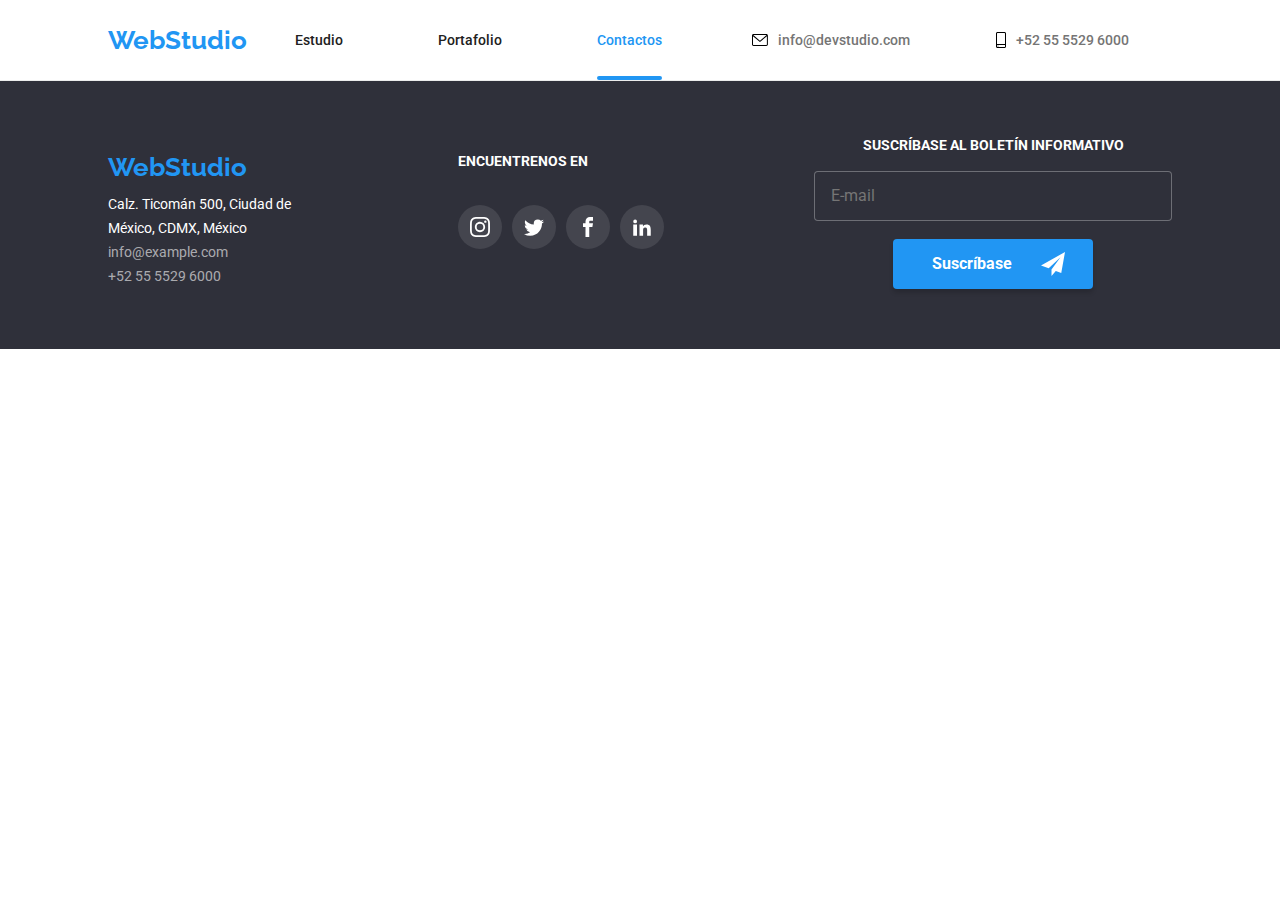
<file: contacts.html>
<!DOCTYPE html>
<html lang="en">
  <head>
    <meta charset="UTF-8" />
    <meta http-equiv="X-UA-Compatible" content="IE=edge" />
    <meta name="viewport" content="width=device-width, initial-scale=1.0" />
    <title>Contacts</title>
    <link rel="preconnect" href="https://fonts.googleapis.com" />
    <link rel="preconnect" href="https://fonts.gstatic.com" crossorigin />
    <link
      href="https://fonts.googleapis.com/css2?family=Raleway:wght@700&family=Roboto:wght@400;500;700;900&display=swap"
      rel="stylesheet"
    />
    <link
      rel="stylesheet"
      href="https://cdnjs.cloudflare.com/ajax/libs/modern-normalize/1.0.0/modern-normalize.min.css"
    />
    <link rel="stylesheet" href="css/main.min.css" />
  </head>
  <body>
    <header class="encabezado">
      <a href="index.html" class="logo-empresa">WebStudio</a>
      <div class="encabezado__menu">
        <div class="encabezado__cerrarmenu">
          <button class="btn btn__cerrarmenu">
            <svg class="encabezado__iconocerrar">
              <use xlink:href="images/icons.svg#icon-vector"></use>
            </svg>
          </button>
        </div>
        <nav class="encabezado__navegación">
          <a href="index.html" class="encabezado__link">Estudio</a>
          <a href="portfolio.html" class="encabezado__link">Portafolio</a>
          <a href="contacts.html" class="encabezado__link--activo">Contactos</a>
        </nav>
        <div class="encabezado__contactos">
          <a href="mailto:info@devstudio.com" class="encabezado__email">
            <svg class="encabezado__iconoemail">
              <use xlink:href="images/icons.svg#icon-sobre"></use>
            </svg>
            <span class="encabezado__emailtexto">info@devstudio.com</span>
          </a>
          <a href="tel:+525555296000" class="encabezado__telefono">
            <svg class="encabezado__iconotelefono">
              <use xlink:href="images/icons.svg#icon-telefono"></use>
            </svg>
            <span class="encabezado__telefonotexto">+52 55 5529 6000</span>
          </a>
        </div>
        <div class="encabezado__redes">
          <a href="#" class="encabezado__red"><span>Instagram</span></a>
          <a href="#" class="encabezado__red"><span>Twitter</span></a>
          <a href="#" class="encabezado__red"><span>Facebook</span></a>
          <a href="#" class="encabezado__red"><span>Linkedin</span></a>
        </div>
      </div>
      <div class="encabezado__iconomenu--contenedor">
        <svg class="encabezado__iconomenu">
          <use xlink:href="images/icons.svg#icon-menu"></use>
        </svg>
      </div>
    </header>
    <footer class="piepagina">
      <address class="piepagina__directorio">
        <a href="index.html" class="logo-empresa">WebStudio</a>
        <p class="piepagina__dirección">
          Calz. Ticomán 500, Ciudad de <br />
          México, CDMX, México
        </p>
        <a href="mailto:info@example.com" class="piepagina__email"
          >info@example.com</a
        >
        <a href="tel:+525555296000" class="piepagina__telefono"
          >+52 55 5529 6000</a
        >
      </address>
      <div class="encuentrenos">
        <span class="encuentrenos__titulo">ENCUENTRENOS EN</span>
        <div class="encuentrenos__iconos">
          <a href="#" class="encuentrenos__iconos--fondo">
            <svg class="encuentrenos__instagram">
              <use xlink:href="images/icons.svg#icon-instagram"></use>
            </svg>
          </a>
          <a href="#" class="encuentrenos__iconos--fondo">
            <svg class="encuentrenos__twitter">
              <use xlink:href="images/icons.svg#icon-twitter"></use>
            </svg>
          </a>
          <a href="#" class="encuentrenos__iconos--fondo">
            <svg class="encuentrenos__facebook">
              <use xlink:href="images/icons.svg#icon-facebook"></use>
            </svg>
          </a>
          <a href="#" class="encuentrenos__iconos--fondo">
            <svg class="encuentrenos__linkedin">
              <use xlink:href="images/icons.svg#icon-linkedin"></use>
            </svg>
          </a>
        </div>
      </div>
      <div class="suscripcion">
        <form
          name="formulario-suscripcion"
          class="suscripcion__formulario"
          autocomplete="off"
        >
          <label class="suscripcion__etiqueta" for="suscripcion__email"
            >SUSCRÍBASE AL BOLETÍN INFORMATIVO</label
          >
          <input
            type="email"
            name="email-suscripción"
            id="suscripcion__email"
            placeholder="E-mail"
            class="suscripcion__email"
          />
        </form>
        <button type="submit" class="btn btn-suscripcion">
          <span>Suscríbase</span>
          <svg class="btn-suscripcion__icono">
            <use xlink:href="images/icons.svg#icon-send"></use>
          </svg>
        </button>
      </div>
    </footer>
  </body>
</html>
</file>
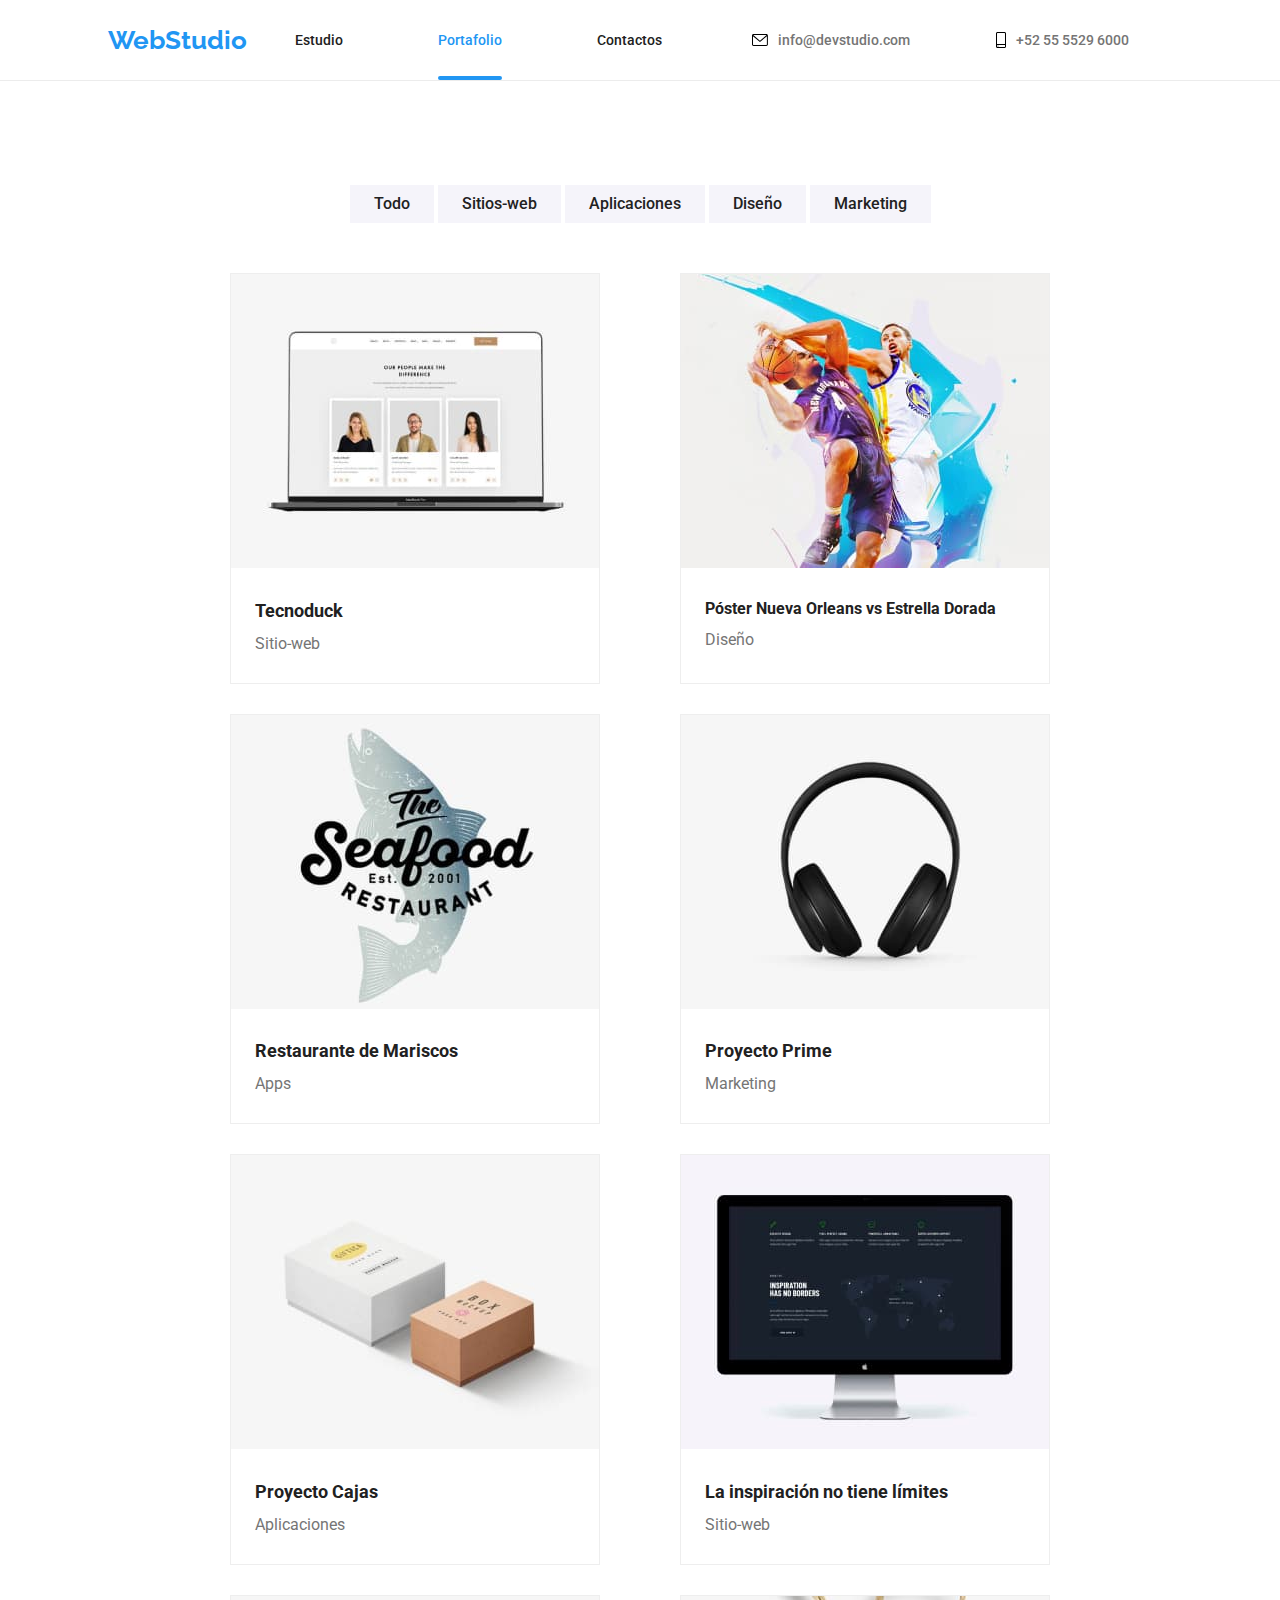
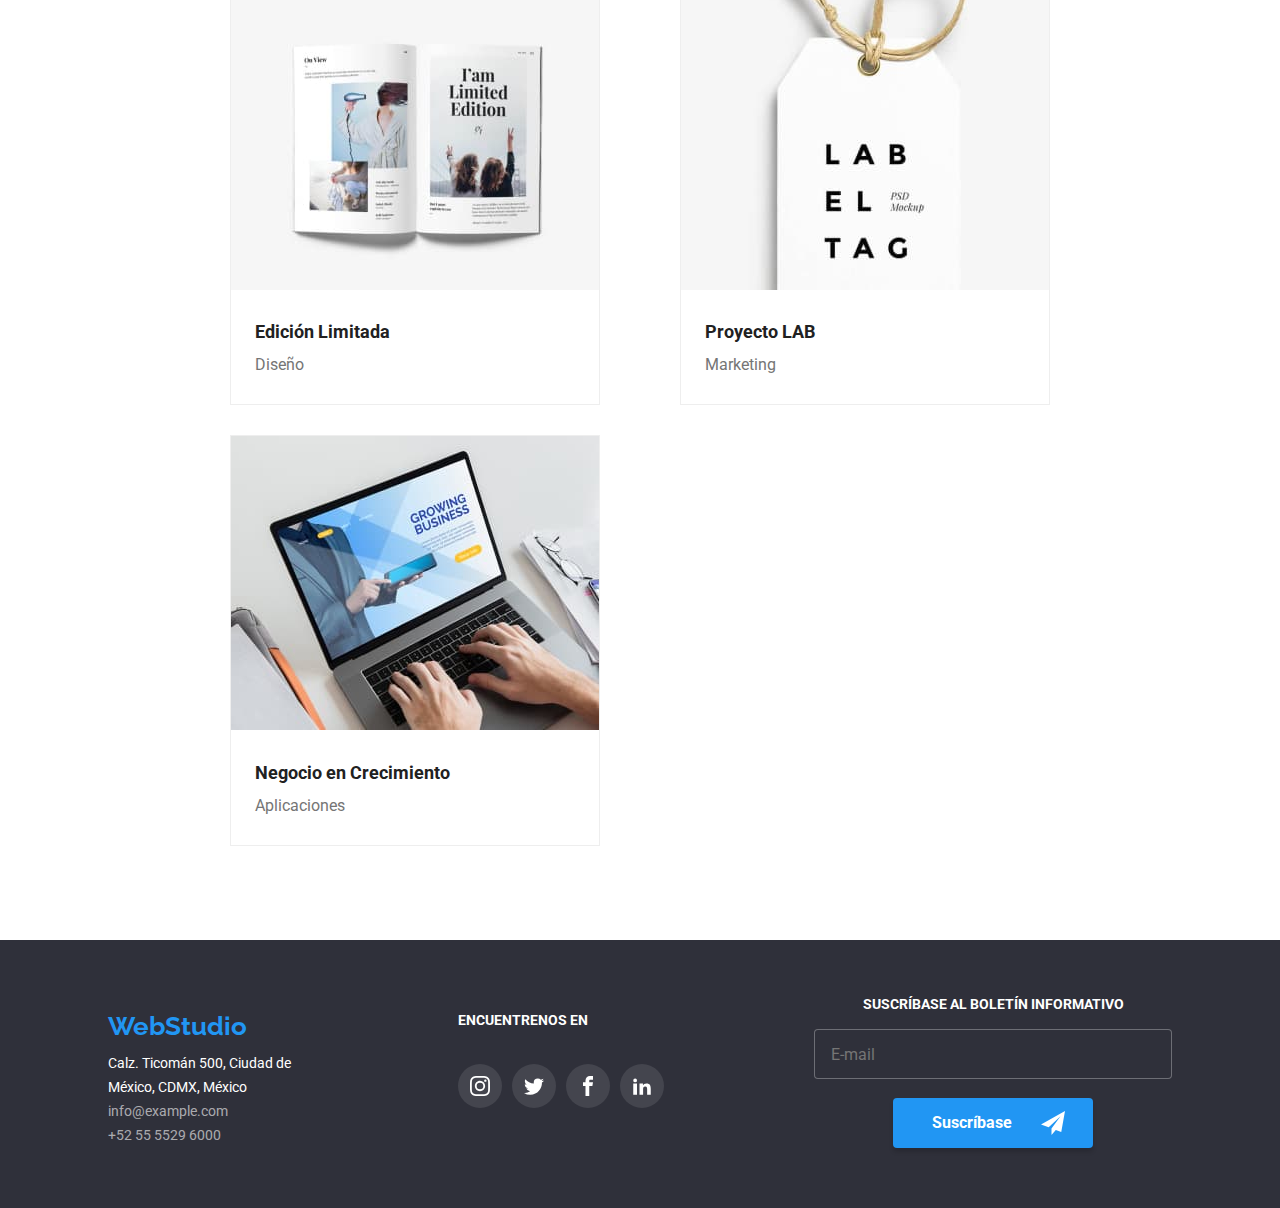
<file: portfolio.html>
<!DOCTYPE html>
<html lang="en">
  <head>
    <meta charset="UTF-8" />
    <meta http-equiv="X-UA-Compatible" content="IE=edge" />
    <meta name="viewport" content="width=device-width, initial-scale=1.0" />
    <title>Portfolio</title>
    <link rel="preconnect" href="https://fonts.googleapis.com" />
    <link rel="preconnect" href="https://fonts.gstatic.com" crossorigin />
    <link
      href="https://fonts.googleapis.com/css2?family=Raleway:wght@700&family=Roboto:wght@400;500;700;900&display=swap"
      rel="stylesheet"
    />
    <link
      rel="stylesheet"
      href="https://cdnjs.cloudflare.com/ajax/libs/modern-normalize/1.0.0/modern-normalize.min.css"
    />
    <link rel="stylesheet" href="css/main.min.css" />
  </head>
  <body>
    <header class="encabezado">
      <a href="index.html" class="logo-empresa">WebStudio</a>
      <div class="encabezado__menu">
        <nav class="encabezado__navegación">
          <a href="index.html" class="encabezado__link">Estudio</a>
          <a href="portfolio.html" class="encabezado__link--activo"
            >Portafolio</a
          >
          <a href="contacts.html" class="encabezado__link">Contactos</a>
        </nav>
        <div class="encabezado__contactos">
          <a href="mailto:info@devstudio.com" class="encabezado__email">
            <svg class="encabezado__iconoemail">
              <use xlink:href="images/icons.svg#icon-sobre"></use>
            </svg>
            <span class="encabezado__emailtexto">info@devstudio.com</span>
          </a>
          <a href="tel:+525555296000" class="encabezado__telefono">
            <svg class="encabezado__iconotelefono">
              <use xlink:href="images/icons.svg#icon-telefono"></use>
            </svg>
            <span class="encabezado__telefonotexto">+52 55 5529 6000</span>
          </a>
        </div>
        <div class="encabezado__redes">
          <a href="#" class="encabezado__red"><span>Instagram</span></a>
          <a href="#" class="encabezado__red"><span>Twitter</span></a>
          <a href="#" class="encabezado__red"><span>Facebook</span></a>
          <a href="#" class="encabezado__red"><span>Linkedin</span></a>
        </div>
      </div>
      <div class="encabezado__iconomenu--contenedor">
        <svg class="encabezado__iconomenu">
          <use xlink:href="images/icons.svg#icon-menu"></use>
        </svg>
      </div>
    </header>
    <main>
      <div class="container">
        <div class="section">
          <div class="filtro">
            <button type="button" class="btn btn__filtro">Todo</button>
            <button type="button" class="btn btn__filtro">Sitios-web</button>
            <button type="button" class="btn btn__filtro">Aplicaciones</button>
            <button type="button" class="btn btn__filtro">Diseño</button>
            <button type="button" class="btn btn__filtro">Marketing</button>
          </div>
          <div class="portafolio__contenido">
            <div class="portafolio__datos">
              <div class="portafolio__imagen">
                <img
                  class="portafolio__foto"
                  src="images/pic01hw02.jpg"
                  alt="img01hw02"
                  width="370"
                  height="294"
                />
                <div class="portafolio__descripcion">
                  <p class="portafolio__titulo">Tecnoduck</p>
                  <p class="portafolio__categoria">Sitio-web</p>
                </div>
              </div>
              <div class="portafolio__ventana">
                <p class="portafolio__nota">
                  Tecnoduck es una plataforma de distribución de coronavirus de
                  última generación. Las compañías usan esta plataforma para el
                  espionaje digital y los ataques a los servidores seguros de la
                  competencia.
                </p>
              </div>
            </div>
            <div class="portafolio__datos portafolio__fila3">
              <div class="portafolio__imagen">
                <img
                  class="portafolio__foto"
                  src="images/pic02hw02.jpg"
                  alt="img02hw02"
                  width="370"
                  height="294"
                />
                <div class="portafolio__descripcion">
                  <p class="portafolio__titulob">
                    Póster Nueva Orleans vs Estrella Dorada
                  </p>
                  <p class="portafolio__categoria">Diseño</p>
                </div>
              </div>
              <div class="portafolio__ventana">
                <p class="portafolio__nota">
                  Tecnoduck es una plataforma de distribución de coronavirus de
                  última generación. Las compañías usan esta plataforma para el
                  espionaje digital y los ataques a los servidores seguros de la
                  competencia.
                </p>
              </div>
            </div>
            <div
              class="portafolio__datos portafolio__fila2--tope portafolio__fila3"
            >
              <div class="portafolio__imagen">
                <img
                  class="portafolio__foto"
                  src="images/pic03hw02.jpg"
                  alt="img03hw02"
                  width="370"
                  height="294"
                />
                <div class="portafolio__descripcion">
                  <p class="portafolio__titulo">Restaurante de Mariscos</p>
                  <p class="portafolio__categoria">Apps</p>
                </div>
              </div>
              <div class="portafolio__ventana">
                <p class="portafolio__nota">
                  Tecnoduck es una plataforma de distribución de coronavirus de
                  última generación. Las compañías usan esta plataforma para el
                  espionaje digital y los ataques a los servidores seguros de la
                  competencia.
                </p>
              </div>
            </div>
            <div
              class="portafolio__datos portafolio__fila1 portafolio__fila2--tope portafolio__fila3"
            >
              <div class="portafolio__imagen">
                <img
                  class="portafolio__foto"
                  src="images/pic04hw02.jpg"
                  alt="img04hw02"
                  width="370"
                  height="294"
                />
                <div class="portafolio__descripcion">
                  <p class="portafolio__titulo">Proyecto Prime</p>
                  <p class="portafolio__categoria">Marketing</p>
                </div>
              </div>
              <div class="portafolio__ventana">
                <p class="portafolio__nota">
                  Tecnoduck es una plataforma de distribución de coronavirus de
                  última generación. Las compañías usan esta plataforma para el
                  espionaje digital y los ataques a los servidores seguros de la
                  competencia.
                </p>
              </div>
            </div>
            <div
              class="portafolio__datos portafolio__fila1 portafolio__fila2 portafolio__fila3"
            >
              <div class="portafolio__imagen">
                <img
                  class="portafolio__foto"
                  src="images/pic05hw02.jpg"
                  alt="img05hw02"
                  width="370"
                  height="294"
                />
                <div class="portafolio__descripcion">
                  <p class="portafolio__titulo">Proyecto Cajas</p>
                  <p class="portafolio__categoria">Aplicaciones</p>
                </div>
              </div>
              <div class="portafolio__ventana">
                <p class="portafolio__nota">
                  Tecnoduck es una plataforma de distribución de coronavirus de
                  última generación. Las compañías usan esta plataforma para el
                  espionaje digital y los ataques a los servidores seguros de la
                  competencia.
                </p>
              </div>
            </div>
            <div
              class="portafolio__datos portafolio__fila1 portafolio__fila2 portafolio__fila3"
            >
              <div class="portafolio__imagen">
                <img
                  class="portafolio__foto"
                  src="images/pic06hw02.jpg"
                  alt="img06hw02"
                  width="370"
                  height="294"
                />
                <div class="portafolio__descripcion">
                  <p class="portafolio__titulo">
                    La inspiración no tiene límites
                  </p>
                  <p class="portafolio__categoria">Sitio-web</p>
                </div>
              </div>
              <div class="portafolio__ventana">
                <p class="portafolio__nota">
                  Tecnoduck es una plataforma de distribución de coronavirus de
                  última generación. Las compañías usan esta plataforma para el
                  espionaje digital y los ataques a los servidores seguros de la
                  competencia.
                </p>
              </div>
            </div>
            <div
              class="portafolio__datos portafolio__fila2--fondo portafolio__fila3"
            >
              <div class="portafolio__imagen">
                <img
                  class="portafolio__foto"
                  src="images/pic07hw02.jpg"
                  alt="img07hw02"
                  width="370"
                  height="294"
                />
                <div class="portafolio__descripcion">
                  <p class="portafolio__titulo">Edición Limitada</p>
                  <p class="portafolio__categoria">Diseño</p>
                </div>
              </div>
              <div class="portafolio__ventana">
                <p class="portafolio__nota">
                  Tecnoduck es una plataforma de distribución de coronavirus de
                  última generación. Las compañías usan esta plataforma para el
                  espionaje digital y los ataques a los servidores seguros de la
                  competencia.
                </p>
              </div>
            </div>
            <div
              class="portafolio__datos portafolio__fila2--fondo portafolio__fila3--fondo"
            >
              <div class="portafolio__imagen">
                <img
                  class="portafolio__foto"
                  src="images/pic08hw02.jpg"
                  alt="img08hw02"
                  width="370"
                  height="294"
                />
                <div class="portafolio__descripcion">
                  <p class="portafolio__titulo">Proyecto LAB</p>
                  <p class="portafolio__categoria">Marketing</p>
                </div>
              </div>
              <div class="portafolio__ventana">
                <p class="portafolio__nota">
                  Tecnoduck es una plataforma de distribución de coronavirus de
                  última generación. Las compañías usan esta plataforma para el
                  espionaje digital y los ataques a los servidores seguros de la
                  competencia.
                </p>
              </div>
            </div>
            <div class="portafolio__datos">
              <div class="portafolio__imagen">
                <img
                  class="portafolio__foto"
                  src="images/pic09hw02.jpg"
                  alt="img09hw02"
                  width="370"
                  height="294"
                />
                <div class="portafolio__descripcion">
                  <p class="portafolio__titulo">Negocio en Crecimiento</p>
                  <p class="portafolio__categoria">Aplicaciones</p>
                </div>
              </div>
              <div class="portafolio__ventana">
                <p class="portafolio__nota">
                  Tecnoduck es una plataforma de distribución de coronavirus de
                  última generación. Las compañías usan esta plataforma para el
                  espionaje digital y los ataques a los servidores seguros de la
                  competencia.
                </p>
              </div>
            </div>
          </div>
        </div>
      </div>
    </main>
    <footer class="piepagina">
      <address class="piepagina__directorio">
        <a href="index.html" class="logo-empresa">WebStudio</a>
        <p class="piepagina__dirección">
          Calz. Ticomán 500, Ciudad de <br />
          México, CDMX, México
        </p>
        <a href="mailto:info@example.com" class="piepagina__email"
          >info@example.com</a
        >
        <a href="tel:+525555296000" class="piepagina__telefono"
          >+52 55 5529 6000</a
        >
      </address>
      <div class="encuentrenos">
        <span class="encuentrenos__titulo">ENCUENTRENOS EN</span>
        <div class="encuentrenos__iconos">
          <a href="#" class="encuentrenos__iconos--fondo">
            <svg class="encuentrenos__instagram">
              <use xlink:href="images/icons.svg#icon-instagram"></use>
            </svg>
          </a>
          <a href="#" class="encuentrenos__iconos--fondo">
            <svg class="encuentrenos__twitter">
              <use xlink:href="images/icons.svg#icon-twitter"></use>
            </svg>
          </a>
          <a href="#" class="encuentrenos__iconos--fondo">
            <svg class="encuentrenos__facebook">
              <use xlink:href="images/icons.svg#icon-facebook"></use>
            </svg>
          </a>
          <a href="#" class="encuentrenos__iconos--fondo">
            <svg class="encuentrenos__linkedin">
              <use xlink:href="images/icons.svg#icon-linkedin"></use>
            </svg>
          </a>
        </div>
      </div>
      <div class="suscripcion">
        <form
          name="formulario-suscripcion"
          class="suscripcion__formulario"
          autocomplete="off"
        >
          <label class="suscripcion__etiqueta" for="suscripcion__email"
            >SUSCRÍBASE AL BOLETÍN INFORMATIVO</label
          >
          <input
            type="email"
            name="email-suscripción"
            id="suscripcion__email"
            placeholder="E-mail"
            class="suscripcion__email"
          />
        </form>
        <button type="submit" class="btn btn-suscripcion">
          <span>Suscríbase</span>
          <svg class="btn-suscripcion__icono">
            <use xlink:href="images/icons.svg#icon-send"></use>
          </svg>
        </button>
      </div>
    </footer>
  </body>
</html>
</file>
<file: css/main.min.css>
*{margin:0px;padding:0px}body{max-width:1600px;min-width:320px;color:#212121;font-family:Roboto}main{display:-webkit-box;display:-ms-flexbox;display:flex;-webkit-box-orient:vertical;-webkit-box-direction:normal;-ms-flex-direction:column;flex-direction:column;-webkit-box-align:center;-ms-flex-align:center;align-items:center}.container{display:-webkit-box;display:-ms-flexbox;display:flex;-webkit-box-align:center;-ms-flex-align:center;align-items:center;-webkit-box-orient:vertical;-webkit-box-direction:normal;-ms-flex-direction:column;flex-direction:column;width:75%}.section{width:100%;display:-webkit-box;display:-ms-flexbox;display:flex;-webkit-box-orient:vertical;-webkit-box-direction:normal;-ms-flex-direction:column;flex-direction:column;-webkit-box-align:center;-ms-flex-align:center;align-items:center;padding:94px 0px}@media screen and (min-width: 768px) and (max-width: 1199px){.container{width:95%}}@media screen and (max-width: 767px){.container{width:100%}}.logo-empresa{font-family:Raleway;font-weight:700;font-size:26px;line-height:2;font-style:normal;text-decoration:none;color:#2196F3}.logo-empresa:focus,.logo-empresa:hover{color:#8a2be2}.encabezado{width:100%;display:-webkit-box;display:-ms-flexbox;display:flex;-webkit-box-align:center;-ms-flex-align:center;align-items:center;border-bottom:1px solid #ececec}.encabezado__cerrarmenu{display:none}.encabezado__redes{display:none}.encabezado__navegación{width:50%;display:-webkit-box;display:-ms-flexbox;display:flex;-ms-flex-pack:distribute;justify-content:space-around;-webkit-box-align:center;-ms-flex-align:center;align-items:center}.encabezado__link{font-family:Roboto;color:#212121;font-weight:500;font-size:14px;line-height:1.17;font-style:normal;text-decoration:none}.encabezado__link:hover,.encabezado__link:focus{color:#2196F3}.encabezado__link--activo{font-family:Roboto;color:#2196F3;font-weight:500;font-size:14px;line-height:1.17;font-style:normal;text-decoration:none;padding-top:32px}.encabezado__link--activo::after{display:-webkit-box;display:-ms-flexbox;display:flex;content:"";border:2px solid #2196F3;margin-top:28px;border-radius:2px}.encabezado__contactos{width:50%;display:-webkit-box;display:-ms-flexbox;display:flex;-ms-flex-pack:distribute;justify-content:space-around;-webkit-box-align:center;-ms-flex-align:center;align-items:center}.encabezado__email,.encabezado__telefono{font-family:Roboto;color:#757575;font-weight:500;font-size:14px;line-height:1.17;font-style:normal;text-decoration:none;display:-webkit-box;display:-ms-flexbox;display:flex;-webkit-box-align:center;-ms-flex-align:center;align-items:center}.encabezado__email:hover,.encabezado__email:focus,.encabezado__telefono:hover,.encabezado__telefono:focus{color:#2196F3;fill:#2196F3}.encabezado__menu{display:-webkit-box;display:-ms-flexbox;display:flex;width:100%}@media screen and (max-width: 767px){.encabezado{-webkit-box-pack:justify;-ms-flex-pack:justify;justify-content:space-between;padding:0 15px}.encabezado__link{font-weight:500;font-size:40px;line-height:1.17}.encabezado__link--activo{padding:0;font-weight:500;font-size:40px;line-height:1.17}.encabezado__link--activo::after{display:none}.encabezado__menu{min-height:480px;width:100%;height:100%;padding:0 40px 0 40px;-webkit-box-orient:vertical;-webkit-box-direction:normal;-ms-flex-direction:column;flex-direction:column;position:fixed;top:0px;left:0px;background-color:#fff;z-index:3;display:none}.encabezado__navegación{-webkit-box-orient:vertical;-webkit-box-direction:normal;-ms-flex-direction:column;flex-direction:column;-webkit-box-align:start;-ms-flex-align:start;align-items:flex-start;width:100%;height:40%}.encabezado__contactos{-webkit-box-orient:vertical;-webkit-box-direction:reverse;-ms-flex-direction:column-reverse;flex-direction:column-reverse;-webkit-box-align:start;-ms-flex-align:start;align-items:flex-start;width:100%;height:40%}.encabezado__emailtexto,.encabezado__telefonotexto{font-weight:500;font-size:24px;line-height:1.17;color:#757575}.encabezado__emailtexto:hover,.encabezado__emailtexto:focus,.encabezado__telefonotexto:hover,.encabezado__telefonotexto:focus{font-size:34px;color:#2196F3}.encabezado__redes{width:100%;height:10%;display:-webkit-box;display:-ms-flexbox;display:flex;-webkit-box-pack:justify;-ms-flex-pack:justify;justify-content:space-between}.encabezado__red{text-decoration:none;font-style:normal;font-weight:500;font-size:18px;line-height:1.22;color:#2196F3}.encabezado__cerrarmenu{display:-webkit-box;display:-ms-flexbox;display:flex;-webkit-box-pack:end;-ms-flex-pack:end;justify-content:flex-end;-webkit-box-align:center;-ms-flex-align:center;align-items:center;height:10%}.btn__cerrarmenu{display:-webkit-box;display:-ms-flexbox;display:flex;-webkit-box-pack:center;-ms-flex-pack:center;justify-content:center;-webkit-box-align:center;-ms-flex-align:center;align-items:center;border:none;background-color:transparent;width:40px;height:40px}}@media screen and (max-width: 479px){.encabezado__redes{-ms-flex-wrap:wrap;flex-wrap:wrap}}@media screen and (max-width: 385px){.encabezado__redes{width:70%}}@media screen and (min-width: 768px) and (max-width: 1199px){.encabezado{padding:0 15px}.encabezado__menu{width:100%}.encabezado__navegación{width:73%}.encabezado__contactos{width:27%;-webkit-box-orient:vertical;-webkit-box-direction:normal;-ms-flex-direction:column;flex-direction:column;-webkit-box-align:start;-ms-flex-align:start;align-items:flex-start}}@media screen and (min-width: 1200px) and (max-width: 1599px){.encabezado{padding:0px 108px}}@media screen and (min-width: 1600px){.encabezado{padding:0px 215px}}.encabezado__iconomenu{display:none}.encabezado__iconomenu--contendor{display:none}.encabezado__iconoemail{width:16px;height:12px;margin-right:10px}.encabezado__iconotelefono{width:10px;height:16px;margin-right:10px}.encuentrenos__instagram,.encuentrenos__twitter,.encuentrenos__facebook,.encuentrenos__linkedin{width:20px;height:20px;fill:#fff}.btn-suscripcion__icono{width:24px;height:24px;fill:#fff}.caracteristicas__icono-antena,.caracteristicas__icono-reloj,.caracteristicas__icono-diagrama,.caracteristicas__icono-astronauta{width:70px;height:70px}.equipo__instagram,.equipo__twitter,.equipo__facebook,.equipo__linkedin{width:20px;height:20px}.clientes__logo01,.clientes__logo02,.clientes__logo03,.clientes__logo04,.clientes__logo05,.clientes__logo06{width:106px;height:60px;cursor:pointer}.modal__iconocerrar{width:11px;height:11px;fill:#000}.modal__iconopersona{width:12px;height:12px;position:relative;top:-26px;left:15px}.modal__iconotelefono{width:13px;height:13px;position:relative;top:-26.5px;left:14.27px}.modal__iconoemail{width:15px;height:12px;position:relative;top:-26px;left:13.5px}.modal__iconocuadro{width:16px;height:15px}.modal__iconochecar{width:11px;height:18px;fill:#fff}@media screen and (max-width: 767px){.encabezado__iconoemail,.encabezado__iconotelefono{display:none}.encabezado__iconocerrar{width:19px;height:19px;fill:#212121;cursor:pointer}.encabezado__iconocerrar:hover{fill:#2196F3}.encabezado__iconomenu{display:-webkit-box;display:-ms-flexbox;display:flex;width:24px;height:16px}.encabezado__iconomenu:hover{fill:#2196F3;cursor:pointer}.encabezado__iconomenu--contenedor{width:40px;height:40px;display:-webkit-box;display:-ms-flexbox;display:flex;-webkit-box-pack:center;-ms-flex-pack:center;justify-content:center;-webkit-box-align:center;-ms-flex-align:center;align-items:center}}.soluciones{background:url("../images/pic01hw04.jpg"),rgba(47,48,58,0.4);padding:200px 0px;margin-top:16px;display:-webkit-box;display:-ms-flexbox;display:flex;-webkit-box-orient:vertical;-webkit-box-direction:normal;-ms-flex-direction:column;flex-direction:column;-webkit-box-align:center;-ms-flex-align:center;align-items:center;width:100%}.soluciones__titulo{font-weight:900;font-size:44px;line-height:1.36;color:#fff;margin-bottom:30px;text-align:center}.btn-servicio{font-weight:700;font-size:16px;background-color:#2196F3;color:#fff;border-style:none;padding:10px 2px;height:50px;width:200px;line-height:1.88;font-family:Roboto;border-radius:4px;cursor:pointer}.btn-servicio:hover,.btn-servicio:focus{color:#2196F3;background-color:#fff}.caracteristicas{width:100%;display:-webkit-box;display:-ms-flexbox;display:flex;-webkit-box-pack:justify;-ms-flex-pack:justify;justify-content:space-between;-ms-flex-wrap:wrap;flex-wrap:wrap;margin:78px 0px 80px 0px}.caracteristicas__seccion{width:270px;margin-top:15px}.caracteristicas__seccion--margen1{width:270px;margin-top:15px}.caracteristicas__icono{background-color:#f5f4fa;display:-webkit-box;display:-ms-flexbox;display:flex;-webkit-box-pack:center;-ms-flex-pack:center;justify-content:center;padding:25px 0px}.caracteristicas__titulo{font-weight:700;font-size:14px;line-height:1.17;padding:30px 0px 10px 0px}.caracteristicas__info{font-weight:400;font-size:14px;line-height:1.71;color:#757575}.quehacemos{display:-webkit-box;display:-ms-flexbox;display:flex;-webkit-box-orient:vertical;-webkit-box-direction:normal;-ms-flex-direction:column;flex-direction:column;-webkit-box-align:center;-ms-flex-align:center;align-items:center;width:100%;margin-bottom:94px}.quehacemos__titulo{font-weight:700;font-size:36px;line-height:1.17;padding-bottom:50px}.quehacemos__imagenes{width:100%;display:-webkit-box;display:-ms-flexbox;display:flex;-webkit-box-pack:justify;-ms-flex-pack:justify;justify-content:space-between;-ms-flex-wrap:wrap;flex-wrap:wrap}.quehacemos__foto{width:370px;height:294px;margin-top:15px;display:-webkit-box;display:-ms-flexbox;display:flex;-webkit-box-orient:vertical;-webkit-box-direction:normal;-ms-flex-direction:column;flex-direction:column}.quehacemos__descripcion{width:100%;height:70px;font-weight:700;font-size:14px;line-height:1.17;text-align:center;color:#fff;background:rgba(47,48,58,0.8);-webkit-box-sizing:border-box;box-sizing:border-box;padding:27px 79px;top:-70px;position:relative}.equipo{width:100%;display:-webkit-box;display:-ms-flexbox;display:flex;-webkit-box-pack:center;-ms-flex-pack:center;justify-content:center;background-color:#f5f4fa;padding:94px 0px}.equipo__titulo{font-weight:700;font-size:36px;line-height:1.17;padding-bottom:50px}.equipo__datos{width:100%;display:-webkit-box;display:-ms-flexbox;display:flex;-webkit-box-pack:justify;-ms-flex-pack:justify;justify-content:space-between;-ms-flex-wrap:wrap;flex-wrap:wrap}.equipo__imagenes{background-color:#fff;-webkit-box-shadow:0px 1px 3px rgba(0,0,0,0.12),0px 1px 1px rgba(0,0,0,0.14),0px 2px 1px rgba(0,0,0,0.2);box-shadow:0px 1px 3px rgba(0,0,0,0.12),0px 1px 1px rgba(0,0,0,0.14),0px 2px 1px rgba(0,0,0,0.2);border-radius:0px 0px 4px 4px;margin-top:15px}.equipo__descripcion{padding:30px 0px}.equipo__integrante{font-weight:500;font-size:16px;line-height:1.17;display:-webkit-box;display:-ms-flexbox;display:flex;-webkit-box-orient:vertical;-webkit-box-direction:normal;-ms-flex-direction:column;flex-direction:column;text-align:center;margin-bottom:10px}.equipo__posicion{font-weight:400;font-size:16px;line-height:1.17;text-align:center;color:#757575}.equipo__iconos{display:-webkit-box;display:-ms-flexbox;display:flex;-ms-flex-pack:distribute;justify-content:space-around;padding-top:16px}.equipo__link{display:-webkit-box;display:-ms-flexbox;display:flex;-webkit-box-align:center;-ms-flex-align:center;align-items:center;-webkit-box-pack:center;-ms-flex-pack:center;justify-content:center;width:44px;height:44px;fill:#AFB1B8}.equipo__link:hover{fill:#fff;cursor:pointer;background-color:#2196F3;border-radius:50%}.clientes{width:100%;display:-webkit-box;display:-ms-flexbox;display:flex;-webkit-box-align:center;-ms-flex-align:center;align-items:center;-webkit-box-orient:vertical;-webkit-box-direction:normal;-ms-flex-direction:column;flex-direction:column}.clientes__titulo{font-weight:700;font-size:36px;line-height:1.17;padding-bottom:50px}.clientes__logos{width:100%;display:-webkit-box;display:-ms-flexbox;display:flex;-webkit-box-pack:justify;-ms-flex-pack:justify;justify-content:space-between;-ms-flex-wrap:wrap;flex-wrap:wrap}.clientes__iconos{width:170px;height:92px;display:-webkit-box;display:-ms-flexbox;display:flex;-webkit-box-pack:center;-ms-flex-pack:center;justify-content:center;-webkit-box-align:center;-ms-flex-align:center;align-items:center;cursor:pointer;border-radius:4px;border:1px solid #AFB1B8;fill:#AFB1B8;margin-top:15px}.clientes__iconos:hover{display:-webkit-box;display:-ms-flexbox;display:flex;-webkit-box-align:center;-ms-flex-align:center;align-items:center;-webkit-box-pack:center;-ms-flex-pack:center;justify-content:center;cursor:pointer;border-radius:4px;width:170px;height:92px;fill:#2196F3;border:1px solid #2196F3}.modal__cerrar{width:100%;height:40px;display:-webkit-box;display:-ms-flexbox;display:flex;-webkit-box-pack:end;-ms-flex-pack:end;justify-content:flex-end;-webkit-box-align:center;-ms-flex-align:center;align-items:center}.modal__backdrop{width:100%;display:-webkit-box;display:-ms-flexbox;display:flex;-webkit-box-align:center;-ms-flex-align:center;align-items:center;-webkit-box-pack:center;-ms-flex-pack:center;justify-content:center;z-index:1;visibility:visible;opacity:1;height:100%;position:fixed;-webkit-transform:scale(1);transform:scale(1);top:0px;left:0px;background:rgba(0,0,0,0.2);-webkit-transition:opacity 250ms cubic-bezier(0.4, 0, 0.2, 1),visibility 250ms cubic-bezier(0.4, 0, 0.2, 1),-webkit-transform 250ms cubic-bezier(0.4, 0, 0.2, 1);transition:opacity 250ms cubic-bezier(0.4, 0, 0.2, 1),visibility 250ms cubic-bezier(0.4, 0, 0.2, 1),-webkit-transform 250ms cubic-bezier(0.4, 0, 0.2, 1);transition:opacity 250ms cubic-bezier(0.4, 0, 0.2, 1),visibility 250ms cubic-bezier(0.4, 0, 0.2, 1),transform 250ms cubic-bezier(0.4, 0, 0.2, 1);transition:opacity 250ms cubic-bezier(0.4, 0, 0.2, 1),visibility 250ms cubic-bezier(0.4, 0, 0.2, 1),transform 250ms cubic-bezier(0.4, 0, 0.2, 1),-webkit-transform 250ms cubic-bezier(0.4, 0, 0.2, 1)}.modal__backdrop.is-hidden{visibility:hidden;opacity:0;pointer-events:none;-webkit-transform:scale(0);transform:scale(0)}.modal__ventana{width:528px;background-color:#fff;border-radius:4px}.modal__contenido{display:-webkit-box;display:-ms-flexbox;display:flex;-webkit-box-align:center;-ms-flex-align:center;align-items:center;-webkit-box-orient:vertical;-webkit-box-direction:normal;-ms-flex-direction:column;flex-direction:column;position:relative;padding:17px 40px 40px 40px}.modal__titulo{font-weight:700;font-size:20px;line-height:1.17;margin-bottom:12px;text-align:center}.modal__formulario{width:100%;display:-webkit-box;display:-ms-flexbox;display:flex;-webkit-box-orient:vertical;-webkit-box-direction:normal;-ms-flex-direction:column;flex-direction:column}.modal__nombre{font-weight:500;font-size:16px;line-height:1.17;display:-webkit-box;display:-ms-flexbox;display:flex;-webkit-box-orient:vertical;-webkit-box-direction:normal;-ms-flex-direction:column;flex-direction:column;-webkit-box-align:start;-ms-flex-align:start;align-items:flex-start;text-align:center;padding-bottom:10px}.modal__nombre:focus-within{fill:#2196F3}.modal__telefono{font-weight:500;font-size:16px;line-height:1.17;display:-webkit-box;display:-ms-flexbox;display:flex;-webkit-box-orient:vertical;-webkit-box-direction:normal;-ms-flex-direction:column;flex-direction:column;-webkit-box-align:start;-ms-flex-align:start;align-items:flex-start;text-align:center;padding-bottom:10px}.modal__telefono:focus-within{fill:#2196F3}.modal__email{font-weight:500;font-size:16px;line-height:1.17;display:-webkit-box;display:-ms-flexbox;display:flex;-webkit-box-orient:vertical;-webkit-box-direction:normal;-ms-flex-direction:column;flex-direction:column;-webkit-box-align:start;-ms-flex-align:start;align-items:flex-start;text-align:center;padding-bottom:10px}.modal__email:focus-within{fill:#2196F3}.modal__etiqueta{font-family:Roboto;font-weight:400;font-size:12px;line-height:1.17;color:#757575;margin-bottom:4px}.modal__entrada{width:448px;height:40px;font-size:16px;border-radius:4px;position:relative;cursor:pointer;outline:none;border:1px solid #21212133;z-index:1;background-color:#00000000;padding-left:42px}.modal__entrada:focus{border-radius:4px;border:1px solid #2196F3}.modal__areatexto{width:448px;height:120px;border-radius:4px;cursor:pointer;outline:none;border:1px solid #21212133;resize:none;padding:12px 16px}.modal__areatexto::-webkit-input-placeholder{font-family:Roboto;font-weight:400;font-size:12px;line-height:1.17;color:#75757580}.modal__areatexto:-ms-input-placeholder{font-family:Roboto;font-weight:400;font-size:12px;line-height:1.17;color:#75757580}.modal__areatexto::-ms-input-placeholder{font-family:Roboto;font-weight:400;font-size:12px;line-height:1.17;color:#75757580}.modal__areatexto::placeholder{font-family:Roboto;font-weight:400;font-size:12px;line-height:1.17;color:#75757580}.modal__areatexto:focus{border-radius:4px;border:1px solid #2196F3}.modal__acuerdo{display:-webkit-box;display:-ms-flexbox;display:flex;margin-top:20px}.modal__acuerdoicono{padding:4px 7px 0px 13px}.modal__checar{width:16px;height:16px;display:-webkit-box;display:-ms-flexbox;display:flex;-webkit-box-align:center;-ms-flex-align:center;align-items:center;-webkit-box-pack:center;-ms-flex-pack:center;justify-content:center;position:relative;top:-20px;border-radius:2px;background-color:#2196F3}.modal__checar.oculto{visibility:hidden;opacity:0;pointer-events:none}.modal__nota{font-family:Roboto;font-weight:400;font-size:14px;line-height:1.71;color:#757575}#check:target{visibility:visible;opacity:1;pointer-events:all}.btn__cerrar{width:30px;height:30px;display:-webkit-box;display:-ms-flexbox;display:flex;-webkit-box-align:center;-ms-flex-align:center;align-items:center;-webkit-box-pack:center;-ms-flex-pack:center;justify-content:center;border-radius:50%;margin-right:8px;cursor:pointer;border:1px solid #0000001a}.btn__enviar{width:200px;height:50px;padding:10px 75px;margin-top:10px;font-family:Roboto;font-weight:700;font-size:16px;line-height:1.88;cursor:pointer;color:#fff;border-radius:4px;background-color:#2196F3;border:none}@media screen and (min-width: 1200px) and (max-width: 1474px){.caracteristicas,.equipo__datos{padding:0 15px;-webkit-box-pack:center;-ms-flex-pack:center;justify-content:center}.caracteristicas__margen1,.equipo__datos__margen1{margin:15px 8px 0 8px}.equipo__margen1{margin:15px 15px 0 15px}}@media screen and (min-width: 966px) and (max-width: 1199px){.equipo__datos{padding:0 15px;-webkit-box-pack:center;-ms-flex-pack:center;justify-content:center;width:95%}.equipo__margen1{margin:15px 15px 0 15px}}@media screen and (min-width: 768px) and (max-width: 965px){.equipo__datos{padding:0 15px;-webkit-box-pack:center;-ms-flex-pack:center;justify-content:center;width:90%}.equipo__margen2{margin:15px 15px 0 0}}@media screen and (max-width: 767px){.equipo__datos{-webkit-box-pack:center;-ms-flex-pack:center;justify-content:center;width:70%}}@media screen and (min-width: 1124px) and (max-width: 1199px){.caracteristicas{-webkit-box-pack:center;-ms-flex-pack:center;justify-content:center}.caracteristicas__margen1{margin:15px 8px 0 8px}.caracteristicas__seccion{width:350px}}@media screen and (min-width: 796px) and (max-width: 1123px){.caracteristicas{width:95%;-webkit-box-pack:center;-ms-flex-pack:center;justify-content:center}.caracteristicas__margen2{margin:15px 8px 0 8px}.caracteristicas__seccion{width:350px}}@media screen and (min-width: 480px) and (max-width: 795px){.caracteristicas{-webkit-box-pack:center;-ms-flex-pack:center;justify-content:center}.caracteristicas__seccion{width:450px}}@media screen and (max-width: 479px){.caracteristicas{-webkit-box-pack:center;-ms-flex-pack:center;justify-content:center}.caracteristicas__seccion{width:315px}.quehacemos__imagenes{-webkit-box-pack:center;-ms-flex-pack:center;justify-content:center}.quehacemos__imagen,.quehacemos__foto{width:315px}}@media screen and (min-width: 856px) and (max-width: 1509px){.quehacemos__imagenes{-webkit-box-pack:center;-ms-flex-pack:center;justify-content:center;width:95%}.quehacemos__margen1{margin:15px 30px 0 0}}@media screen and (min-width: 480px) and (max-width: 855px){.quehacemos__imagenes{-webkit-box-orient:vertical;-webkit-box-direction:normal;-ms-flex-direction:column;flex-direction:column;-webkit-box-align:center;-ms-flex-align:center;align-items:center}}@media screen and (max-width: 350px){.quehacemos__titulo{text-align:center}}@media screen and (max-width: 339px){.clientes__logos{-webkit-box-pack:center;-ms-flex-pack:center;justify-content:center}}@media screen and (min-width: 480px) and (max-width: 540px){.modal__ventana{width:450px}.modal__entrada,.modal__areatexto{width:370px}}@media screen and (max-width: 479px){.modal__contenido{padding:17px 10px 10px 10px}.modal__ventana{width:315px}.modal__entrada,.modal__areatexto{width:100%}}.filtro{padding-bottom:50px}.btn__filtro{color:#212121;font-family:Roboto;background-color:#f5f4fa;font-weight:500;font-size:16px;line-height:1.63;border:none;border:4px;padding:6px 24px;margin-top:10px;cursor:pointer}.btn__filtro:hover,.btn__filtro:focus{color:#fff;background-color:#2196F3;-webkit-box-shadow:0px 3px 1px rgba(0,0,0,0.1),0px 1px 2px rgba(0,0,0,0.08),0px 2px 2px rgba(0,0,0,0.12);box-shadow:0px 3px 1px rgba(0,0,0,0.1),0px 1px 2px rgba(0,0,0,0.08),0px 2px 2px rgba(0,0,0,0.12)}.portafolio__contenido{display:-webkit-box;display:-ms-flexbox;display:flex}.portafolio__datos{width:370px;height:410.5px;overflow:hidden;border:1px solid #eee;cursor:pointer}.portafolio__datos:hover{-webkit-box-shadow:0px 1px 1px rgba(0,0,0,0.12),0px 4px 4px rgba(0,0,0,0.06),1px 4px 6px rgba(0,0,0,0.16);box-shadow:0px 1px 1px rgba(0,0,0,0.12),0px 4px 4px rgba(0,0,0,0.06),1px 4px 6px rgba(0,0,0,0.16)}.portafolio__datos:hover .portafolio__ventana{-webkit-transform:translateY(-298px);transform:translateY(-298px)}.portafolio__descripcion{height:110px;position:relative;z-index:2;background-color:#fff;padding:20px 24px}.portafolio__titulo{font-weight:700;font-size:18px;line-height:2}.portafolio__titulob{font-weight:700;font-size:16px;line-height:2}.portafolio__categoria{font-weight:400;font-size:16px;line-height:1.88;color:#757575}.portafolio__ventana{width:368px;height:294px;font-weight:400;font-size:18px;line-height:1.55;position:relative;top:-110px;z-index:1;background-color:#2094f3e6;padding:63px 24px;color:#fff;-webkit-transform:translateY(0px);transform:translateY(0px);-webkit-transition:-webkit-transform 250ms cubic-bezier(0.4, 0, 0.2, 1);transition:-webkit-transform 250ms cubic-bezier(0.4, 0, 0.2, 1);transition:transform 250ms cubic-bezier(0.4, 0, 0.2, 1);transition:transform 250ms cubic-bezier(0.4, 0, 0.2, 1), -webkit-transform 250ms cubic-bezier(0.4, 0, 0.2, 1)}@media screen and (min-width: 1500px){.portafolio__contenido{-ms-flex-wrap:wrap;flex-wrap:wrap;-webkit-box-pack:justify;-ms-flex-pack:justify;justify-content:space-between}.portafolio__fila1{margin:30px 0}}@media screen and (min-width: 1200px) and (max-width: 1499px){.portafolio__contenido{width:100%;-ms-flex-wrap:wrap;flex-wrap:wrap;-webkit-box-pack:justify;-ms-flex-pack:justify;justify-content:space-between;padding:0 70px}.portafolio__fila2{margin:30px 0}.portafolio__fila2--tope{margin-top:30px}.portafolio__fila2--fondo{margin-bottom:30px}}@media screen and (min-width: 768px) and (max-width: 1199px){.portafolio__contenido{width:100%;-ms-flex-wrap:wrap;flex-wrap:wrap;-webkit-box-pack:justify;-ms-flex-pack:justify;justify-content:space-between;padding:0}.portafolio__datos,.portafolio__imagen,.portafolio__foto,.portafolio__ventana{width:354px}.portafolio__fila2{margin:30px 0}}@media screen and (min-width: 1130px) and (max-width: 1199px){.portafolio__fila1{margin:30px 0}}@media screen and (min-width: 900px) and (max-width: 1129px){.portafolio__contenido{padding:0 70px}.portafolio__fila1{margin:0}.portafolio__fila2{margin:30px 0}.portafolio__fila2--tope{margin-top:30px}.portafolio__fila2--fondo{margin-bottom:30px}}@media screen and (min-width: 768px) and (max-width: 899px){.portafolio__contenido{padding:0}.portafolio__fila1{margin:0}.portafolio__fila2{margin:30px 0}.portafolio__fila2--tope{margin-top:30px}.portafolio__fila2--fondo{margin-bottom:30px}}@media screen and (min-width: 480px) and (max-width: 767px){.portafolio__contenido{-webkit-box-orient:vertical;-webkit-box-direction:normal;-ms-flex-direction:column;flex-direction:column}.portafolio__datos,.portafolio__foto,.portafolio__ventana,.portafolio__imagen{width:450px}.portafolio__fila3{margin-top:30px}.portafolio__fila3--fondo{margin:30px 0}}@media (max-width: 479px){.portafolio__contenido{-webkit-box-orient:vertical;-webkit-box-direction:normal;-ms-flex-direction:column;flex-direction:column}.portafolio__datos,.portafolio__foto,.portafolio__ventana,.portafolio__imagen{width:314px}.portafolio__fila3{margin-top:30px}.portafolio__fila3--fondo{margin:30px 0}}.piepagina{width:100%;display:-webkit-box;display:-ms-flexbox;display:flex;-webkit-box-pack:justify;-ms-flex-pack:justify;justify-content:space-between;background-color:#2F303A}.piepagina__directorio{width:200px;display:-webkit-box;display:-ms-flexbox;display:flex;-webkit-box-orient:vertical;-webkit-box-direction:normal;-ms-flex-direction:column;flex-direction:column;padding:60px 0}.piepagina__dirección{color:#fff;font-weight:400;font-size:14px;line-height:1.71;font-style:normal;text-decoration:none}.piepagina__email,.piepagina__telefono{color:#ffffff99;font-weight:400;font-size:14px;line-height:1.71;font-style:normal;text-decoration:none}.piepagina__email:hover,.piepagina__email:focus,.piepagina__telefono:hover,.piepagina__telefono:focus{color:#2196F3}.encuentrenos{width:206px;display:-webkit-box;display:-ms-flexbox;display:flex;-webkit-box-orient:vertical;-webkit-box-direction:normal;-ms-flex-direction:column;flex-direction:column;-webkit-box-pack:justify;-ms-flex-pack:justify;justify-content:space-between;padding:72px 0 100px}.encuentrenos__titulo{color:#fff;font-family:Roboto;font-weight:700;font-size:14px;line-height:1.17}.encuentrenos__iconos{display:-webkit-box;display:-ms-flexbox;display:flex;-webkit-box-pack:justify;-ms-flex-pack:justify;justify-content:space-between}.encuentrenos__iconos--fondo{width:44px;height:44px;background-color:#ffffff1a;border-radius:50%;display:-webkit-box;display:-ms-flexbox;display:flex;-webkit-box-align:center;-ms-flex-align:center;align-items:center;-webkit-box-pack:center;-ms-flex-pack:center;justify-content:center}.encuentrenos__iconos--fondo:hover,.encuentrenos__iconos--fondo:focus{background-color:#2196F3}.suscripcion{width:570px;display:-webkit-box;display:-ms-flexbox;display:flex;-webkit-box-pack:justify;-ms-flex-pack:justify;justify-content:space-between;padding:72px 0 94px}.suscripcion__formulario{display:-webkit-box;display:-ms-flexbox;display:flex;-webkit-box-orient:vertical;-webkit-box-direction:normal;-ms-flex-direction:column;flex-direction:column;-webkit-box-pack:justify;-ms-flex-pack:justify;justify-content:space-between}.suscripcion__etiqueta{color:#fff;font-family:Roboto;font-weight:700;font-size:14px;line-height:calc(16.41/14)}.suscripcion__email{width:358px;height:50px;border:1px solid #ffffff4d;border-radius:4px;background-color:#2F303A;padding:15px 0px 15px 16px}.btn-suscripcion{width:200px;height:50px;font-family:Roboto;color:#fff;font-weight:700;font-size:16px;line-height:calc(30/16);border-radius:4px;background-color:#2196F3;border:none;display:-webkit-box;display:-ms-flexbox;display:flex;-webkit-box-align:center;-ms-flex-align:center;align-items:center;-webkit-box-pack:justify;-ms-flex-pack:justify;justify-content:space-between;padding:10px 28px 10px 39px;margin-top:51px;-webkit-box-shadow:0px 4px 4px rgba(0,0,0,0.15);box-shadow:0px 4px 4px rgba(0,0,0,0.15)}@media screen and (min-width: 1600px){.piepagina{padding:0 215px}}@media screen and (min-width: 1200px) and (max-width: 1599px){.piepagina{padding:0 108px}}@media screen and (min-width: 1200px) and (max-width: 1364px){.suscripcion{width:358px;-webkit-box-orient:vertical;-webkit-box-direction:normal;-ms-flex-direction:column;flex-direction:column;-webkit-box-align:center;-ms-flex-align:center;align-items:center;padding:56px 0 60px 0}.suscripcion__formulario{height:55%}.suscripcion__etiqueta{text-align:center}.btn-suscripcion{margin:0px}}@media screen and (min-width: 768px) and (max-width: 1199px){.piepagina{-ms-flex-wrap:wrap;flex-wrap:wrap;padding:60px 89px 60px 76px}.piepagina__directorio{padding:0 0 56px 0;-webkit-box-align:center;-ms-flex-align:center;align-items:center}.piepagina__dirección{margin-top:15px;text-align:center}.encuentrenos{padding:5px 0 102px 0;-webkit-box-align:center;-ms-flex-align:center;align-items:center}.suscripcion{-webkit-box-orient:vertical;-webkit-box-direction:normal;-ms-flex-direction:column;flex-direction:column;-webkit-box-align:center;-ms-flex-align:center;align-items:center;width:100%;padding:0}.suscripcion__etiqueta{text-align:center}.suscripcion__email{width:450px;margin:20px 0}.btn-suscripcion{margin:0}}@media screen and (max-width: 767px){.piepagina{padding:60px 15px;-webkit-box-orient:vertical;-webkit-box-direction:normal;-ms-flex-direction:column;flex-direction:column;-webkit-box-align:center;-ms-flex-align:center;align-items:center}.piepagina__directorio{padding:0;-webkit-box-align:center;-ms-flex-align:center;align-items:center}.piepagina__dirección{margin-top:16px;text-align:center}.encuentrenos{padding:60px 0}.encuentrenos__titulo{text-align:center;margin-bottom:20px}.suscripcion{-webkit-box-orient:vertical;-webkit-box-direction:normal;-ms-flex-direction:column;flex-direction:column;-webkit-box-align:center;-ms-flex-align:center;align-items:center;padding:0;width:100%}.suscripcion__etiqueta{text-align:center}.suscripcion__email{width:450px;margin:20px 0}.btn-suscripcion{margin:0}}@media screen and (max-width: 479px){.suscripcion__email{width:310px}}
/*# sourceMappingURL=main.min.css.map */
</file>
